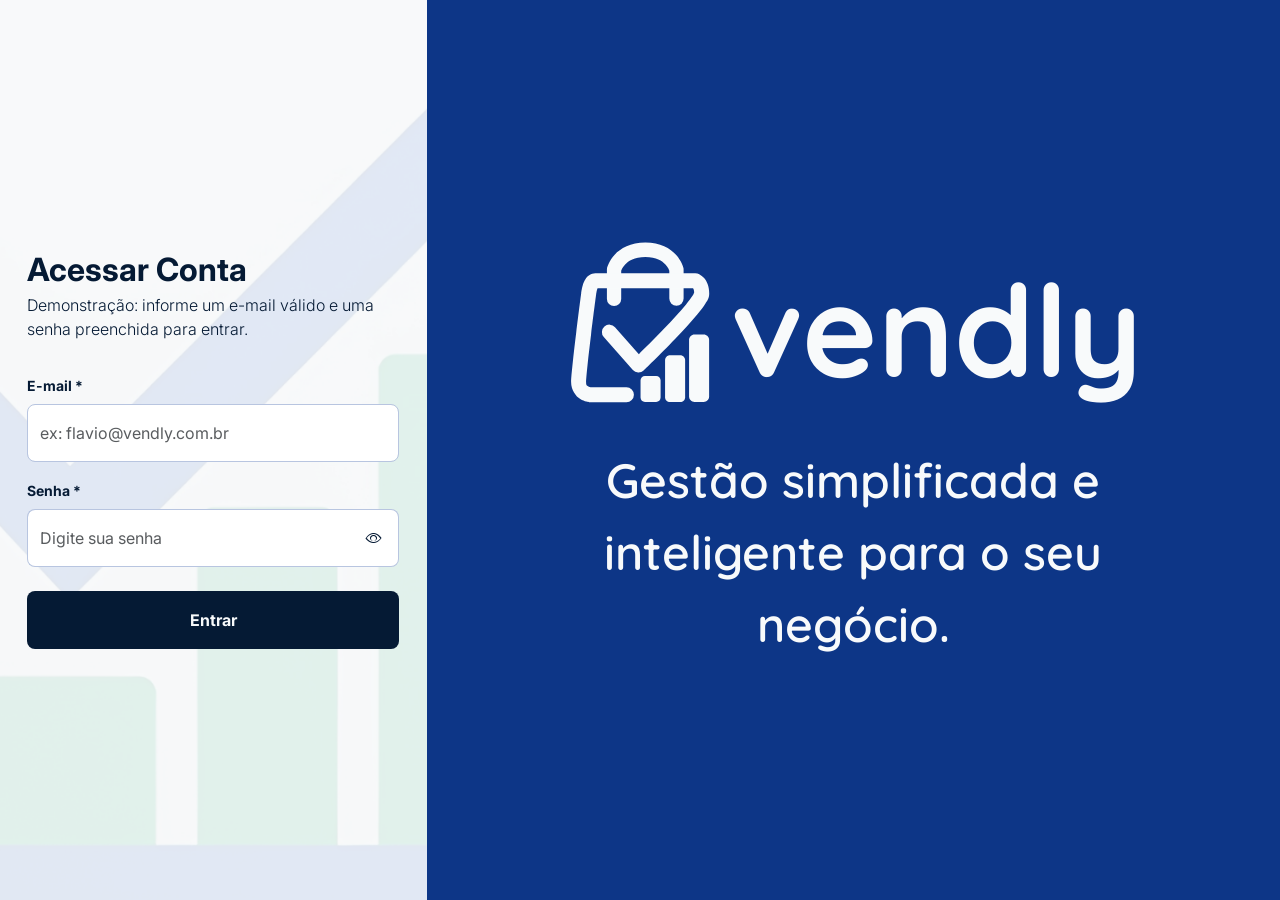
<file: index.html>
<!DOCTYPE html>
<html lang="pt-BR">
<head>
  <meta charset="UTF-8">
  <meta name="viewport" content="width=device-width, initial-scale=1.0">
  <script src="/src/components/VendlyHead/VendlyHead.js"></script>
  <title>Vendly - Redirecionando...</title>
</head>
<body>

  <vendly-shell>
    <h1 class="h3 mb-4 text-dark fw-bold">Painel de Controle</h1>
    <p>Bem-vindo ao sistema Vendly!</p>
  </vendly-shell>

  <script type="module" src="/src/app.js"></script>
</body>
</html>
</file>
<file: public/assets/css/pages/dashboard.css>
.vendly-dashboard .kpi-card,
.vendly-dashboard .dashboard-card {
  transition: transform 0.25s cubic-bezier(0.4, 0, 0.2, 1),
              box-shadow 0.25s cubic-bezier(0.4, 0, 0.2, 1);
}

.vendly-dashboard .kpi-card:hover {
  transform: translateY(-4px);
  box-shadow: 0 0.5rem 1.25rem rgba(13, 71, 161, 0.12) !important;
}

.vendly-dashboard .dashboard-card:hover {
  box-shadow: 0 0.5rem 1rem rgba(0, 0, 0, 0.08) !important;
}


.vendly-dashboard .kpi-icon {
  width: 48px;
  height: 48px;
  display: flex;
  align-items: center;
  justify-content: center;
  border-radius: 12px;
  flex-shrink: 0;
  transition: transform 0.2s ease;
}

.vendly-dashboard .kpi-card:hover .kpi-icon {
  transform: scale(1.08);
}


.vendly-dashboard #chartCategorias .apexcharts-pie-area {
  cursor: pointer;
}
.vendly-dashboard { min-width: 0; }
.vendly-dashboard [hidden] { display: none !important; }
.vendly-dashboard #btnLimparFiltro:not([hidden]) { display: inline-flex; }
.vendly-dashboard .row > [class*="col-"] { min-width: 0; }
.vendly-dashboard .kpi-card .card-body { gap: 12px; }
.vendly-dashboard .kpi-card .card-body > div:first-child { min-width: 0; }
.vendly-dashboard .kpi-card h3 { overflow-wrap: anywhere; font-size: clamp(1.25rem, 2vw, 1.75rem); }
.vendly-dashboard .kpi-card .badge { white-space: normal; text-align: left; }
.vendly-dashboard .dashboard-chart { width: 100%; min-width: 0; min-height: 300px; }
.vendly-dashboard .dashboard-chart-message { display: grid; align-content: center; padding: 24px; color: var(--color-neutral-gray-dark); }
.vendly-dashboard .apexcharts-tooltip { color: var(--color-neutral-gray-dark); }
.vendly-dashboard .table-responsive { max-width: 100%; }
.vendly-dashboard #listaAlertasEstoque td:first-child { min-width: 170px; white-space: normal; overflow-wrap: anywhere; }

@media (max-width: 767.98px) {
    .vendly-dashboard .dashboard-card > .card-body { padding: 16px !important; }
    .vendly-dashboard .dashboard-card h5 { font-size: 17px; }
    .vendly-dashboard .dashboard-chart { min-height: 280px; }
    .vendly-dashboard .dashboard-alertas-header { flex-wrap: wrap; gap: 12px; }
}

@media (prefers-reduced-motion: reduce) {
    .vendly-dashboard .kpi-card, .vendly-dashboard .dashboard-card, .vendly-dashboard .kpi-icon { transition: none; }
    .vendly-dashboard .kpi-card:hover, .vendly-dashboard .kpi-card:hover .kpi-icon { transform: none; }
}
</file>
<file: public/assets/css/pages/historicoEstoque.css>
/* Entradas e saídas usam os status existentes. Ajustes usam o azul da marca. */
#tabelaHistoricoEstoqueComponent .is-adjustment,
#modalHistoricoEstoque .is-adjustment {
    position: relative;
    isolation: isolate;
    background: transparent;
    color: var(--color-brand-blue-medium);
    border-color: var(--color-brand-blue-medium);
}

#tabelaHistoricoEstoqueComponent .is-adjustment::before,
#modalHistoricoEstoque .is-adjustment::before {
    content: "";
    position: absolute;
    inset: 0;
    z-index: -1;
    border-radius: inherit;
    background: currentColor;
    opacity: .16;
    pointer-events: none;
}

.stock-product-code {
    display: block;
    margin-top: 4px;
    color: var(--color-neutral-gray-dark);
}

#modalHistoricoEstoque .stock-details {
    display: grid;
    grid-template-columns: auto minmax(0, 1fr);
    gap: 12px 16px;
    margin-bottom: 0;
}

#modalHistoricoEstoque dd {
    margin: 0;
    text-align: right;
    overflow-wrap: anywhere;
}
</file>
<file: public/assets/css/pages/historicoVendas.css>
/* O preenchimento dos status usa a mesma cor da borda. */
#tabelaHistoricoVendasComponent .is-pending,
#modalHistoricoVendas .is-pending {
    position: relative;
    isolation: isolate;
    background: transparent;
    color: var(--color-brand-blue-medium);
    border-color: var(--color-brand-blue-medium);
}

#tabelaHistoricoVendasComponent .is-pending::before,
#modalHistoricoVendas .is-pending::before {
    content: "";
    position: absolute;
    inset: 0;
    z-index: -1;
    border-radius: inherit;
    background: currentColor;
    opacity: .16;
    pointer-events: none;
}

#modalHistoricoVendas .sale-details {
    display: grid;
    grid-template-columns: auto 1fr;
    gap: 12px 16px;
}

#modalHistoricoVendas dd {
    margin: 0;
    text-align: right;
    overflow-wrap: anywhere;
}
</file>
<file: public/assets/css/pages/login.css>
.login-painel-esquerda {
    background-image: url(/public/assets/images/vendlyLoginBG.png);
    background-repeat: no-repeat;
    background-position: left;
    background-size: 180vh;
}

/* Seletores corrigidos para aplicar a cor do texto no painel da esquerda */
.login-painel-esquerda h2,
.login-painel-esquerda p,
.login-painel-esquerda label,
.color-brand-blue-dark {
    color: var(--color-brand-blue-dark);
}

.login-painel-esquerda img{
    max-width: 100px;
}

.login-painel-direita {
    background: var(--color-brand-blue-medium);
    font-family: var(--font-secondary);
    color: var(--color-neutral-white);
}

.login-painel-direita h1 {
    font-size: 8rem !important;
}

.login-painel-direita p {
    font-size: 3rem !important;
    font-weight: 600;
}

.login-painel-direita img {
    max-width: 150px;
}

.btn-entrar {
    background-color: var(--color-brand-blue-dark);
    color: var(--color-neutral-white);
    transition: background-color 0.3s ease, color 0.3s ease;
}

.btn-entrar:hover {
    background-color: var(--color-brand-blue-medium);
    color: var(--color-neutral-white);
}

/* Remove o ícone de olho nativo do Edge / Chrome / Safari */
input[type="password"]::-ms-reveal,
input[type="password"]::-ms-clear {
    display: none !important;
}

input[type="password"]::-webkit-contacts-auto-fill-button,
input[type="password"]::-webkit-credentials-auto-fill-button {
    visibility: hidden;
    display: none !important;
    pointer-events: none;
}

.inputForm {
    border-color: var(--color-neutral-gray-light);
}

.inputForm:focus {
    border-color: var(--color-brand-green-action);
    box-shadow: 0 0 0 .25rem var(--color-brand-green-action);
}

#togglePassword {
    border-color: var(--color-neutral-gray-light) !important;
}

/* Mantém o botão de olho do Vendly com fundo limpo no hover e foco */
#togglePassword:focus,
#togglePassword:active {
    box-shadow: none !important;
}

.bi-eye, .bi-eye-slash {
    color: var(--color-brand-blue-dark);
}

.bi-eye:hover, .bi-eye-slash:hover {
    color: var(--color-brand-green-action);
}

/* ==========================================================================
   Ajustes Responsivos para Dispositivos Móveis (Celulares e Tablets)
   ========================================================================== */
@media (max-width: 991.98px) {
    .login-painel-esquerda {
        background-size: 100vh;
        background-position: center;
        min-height: 100vh;
    }

    .login-painel-esquerda h1{
        font-family: var(--font-secondary);
        font-size: 8vh !important;
        color: var(--color-brand-blue-medium);
    }

}
</file>
